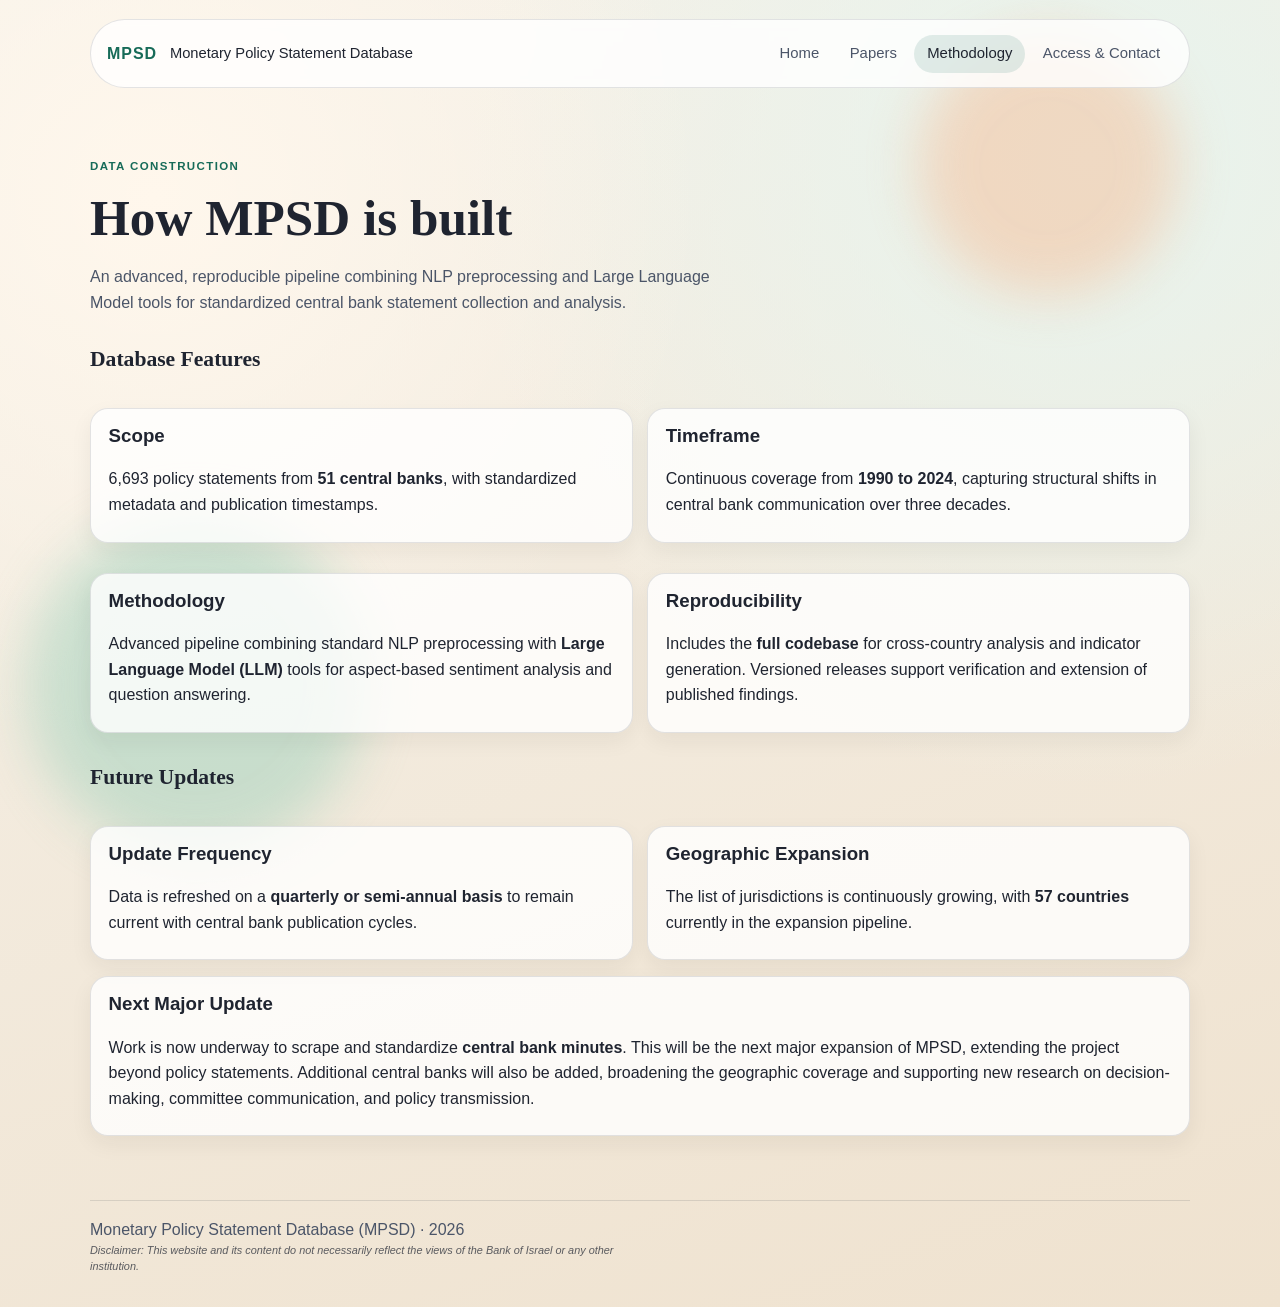
<file: methodology.html>
<!DOCTYPE html>
<html lang="en">
<head>
  <meta charset="UTF-8" />
  <meta name="viewport" content="width=device-width, initial-scale=1.0" />
  <meta name="description" content="Methodology and structure of the Monetary Policy Statement Database." />
  <title>MPSD | Methodology</title>
  <link rel="icon" href="favicon.ico?v=20260508" sizes="any" />
  <link rel="icon" type="image/png" sizes="32x32" href="favicon-32x32.png?v=20260508" />
  <link rel="icon" type="image/png" sizes="16x16" href="favicon-16x16.png?v=20260508" />
  <link rel="apple-touch-icon" sizes="180x180" href="apple-touch-icon.png?v=20260508" />
  <link rel="manifest" href="site.webmanifest?v=20260508" />
  <link rel="stylesheet" href="assets/styles.css?v=20260505" />
</head>
<body data-page="methodology">
  <div class="bg-orb orb-1" aria-hidden="true"></div>
  <div class="bg-orb orb-2" aria-hidden="true"></div>

  <header class="site-header">
    <a class="brand" href="index.html">
      <span class="brand-mark">MPSD</span>
      <span class="brand-text">Monetary Policy Statement Database</span>
    </a>
    <button class="menu-toggle" aria-label="Toggle navigation" aria-expanded="false">Menu</button>
    <nav class="nav" id="site-nav">
      <a href="index.html">Home</a>
      <a href="papers.html">Papers</a>
      <a href="methodology.html" class="active">Methodology</a>
      <a href="contact.html">Access & Contact</a>
    </nav>
  </header>

  <main>
    <section class="page-intro reveal">
      <p class="eyebrow">Data Construction</p>
      <h1>How MPSD is built</h1>
      <p class="lead">An advanced, reproducible pipeline combining NLP preprocessing and Large Language Model tools for standardized central bank statement collection and analysis.</p>
    </section>

    <section class="section-heading reveal">
      <h2>Database Features</h2>
    </section>

    <section class="grid-2 reveal stagger">
      <article class="card">
        <h3>Scope</h3>
        <p>6,693 policy statements from <strong>51 central banks</strong>, with standardized metadata and publication timestamps.</p>
      </article>
      <article class="card">
        <h3>Timeframe</h3>
        <p>Continuous coverage from <strong>1990 to 2024</strong>, capturing structural shifts in central bank communication over three decades.</p>
      </article>
      <article class="card">
        <h3>Methodology</h3>
        <p>Advanced pipeline combining standard NLP preprocessing with <strong>Large Language Model (LLM)</strong> tools for aspect-based sentiment analysis and question answering.</p>
      </article>
      <article class="card">
        <h3>Reproducibility</h3>
        <p>Includes the <strong>full codebase</strong> for cross-country analysis and indicator generation. Versioned releases support verification and extension of published findings.</p>
      </article>
    </section>

    <section class="section-heading reveal">
      <h2>Future Updates</h2>
    </section>

    <section class="grid-2 reveal stagger">
      <article class="card">
        <h3>Update Frequency</h3>
        <p>Data is refreshed on a <strong>quarterly or semi-annual basis</strong> to remain current with central bank publication cycles.</p>
      </article>
      <article class="card">
        <h3>Geographic Expansion</h3>
        <p>The list of jurisdictions is continuously growing, with <strong>57 countries</strong> currently in the expansion pipeline.</p>
      </article>
    </section>

    <section class="card reveal">
      <h3>Next Major Update</h3>
      <p>
        Work is now underway to scrape and standardize <strong>central bank minutes</strong>. This will be the next major expansion of MPSD,
        extending the project beyond policy statements. Additional central banks will also be added, broadening the geographic coverage
        and supporting new research on decision-making, committee communication, and policy transmission.
      </p>
    </section>
  </main>

  <footer class="site-footer">
    <p>Monetary Policy Statement Database (MPSD) · <span id="year"></span></p>
    <p class="site-disclaimer">Disclaimer: This website and its content do not necessarily reflect the views of the Bank of Israel or any other institution.</p>
  </footer>

  <script src="assets/main.js"></script>
</body>
</html>
</file>
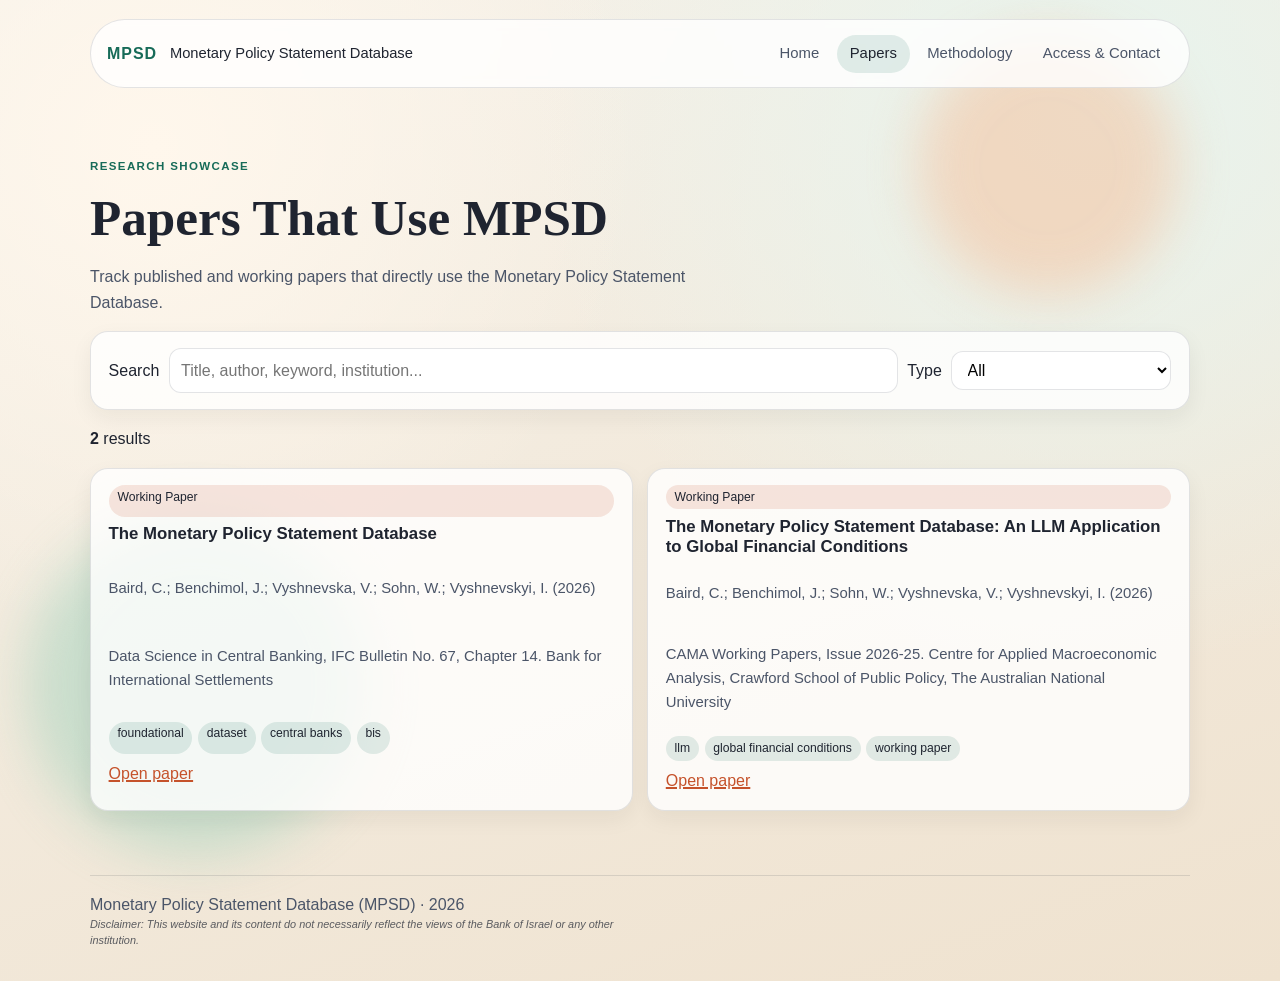
<file: papers.html>
<!DOCTYPE html>
<html lang="en">
<head>
  <meta charset="UTF-8" />
  <meta name="viewport" content="width=device-width, initial-scale=1.0" />
  <meta name="description" content="Research papers and working papers that use the Monetary Policy Statement Database." />
  <title>MPSD | Papers Using the Database</title>
  <link rel="icon" href="favicon.ico?v=20260508" sizes="any" />
  <link rel="icon" type="image/png" sizes="32x32" href="favicon-32x32.png?v=20260508" />
  <link rel="icon" type="image/png" sizes="16x16" href="favicon-16x16.png?v=20260508" />
  <link rel="apple-touch-icon" sizes="180x180" href="apple-touch-icon.png?v=20260508" />
  <link rel="manifest" href="site.webmanifest?v=20260508" />
  <link rel="stylesheet" href="assets/styles.css?v=20260505" />
</head>
<body data-page="papers">
  <div class="bg-orb orb-1" aria-hidden="true"></div>
  <div class="bg-orb orb-2" aria-hidden="true"></div>

  <header class="site-header">
    <a class="brand" href="index.html">
      <span class="brand-mark">MPSD</span>
      <span class="brand-text">Monetary Policy Statement Database</span>
    </a>
    <button class="menu-toggle" aria-label="Toggle navigation" aria-expanded="false">Menu</button>
    <nav class="nav" id="site-nav">
      <a href="index.html">Home</a>
      <a href="papers.html" class="active">Papers</a>
      <a href="methodology.html">Methodology</a>
      <a href="contact.html">Access & Contact</a>
    </nav>
  </header>

  <main>
    <section class="page-intro reveal">
      <p class="eyebrow">Research Showcase</p>
      <h1>Papers That Use MPSD</h1>
      <p class="lead">Track published and working papers that directly use the Monetary Policy Statement Database.</p>
    </section>

    <section class="filters reveal">
      <label for="paper-search">Search</label>
      <input id="paper-search" type="search" placeholder="Title, author, keyword, institution..." />
      <label for="paper-type">Type</label>
      <select id="paper-type">
        <option value="all">All</option>
        <option value="journal">Journal Article</option>
        <option value="working-paper">Working Paper</option>
        <option value="policy-note">Policy Note</option>
      </select>
    </section>

    <section class="paper-meta reveal">
      <p><strong id="paper-count">0</strong> results</p>
    </section>

    <section id="papers-container" class="papers-list reveal stagger"></section>
  </main>

  <footer class="site-footer">
    <p>Monetary Policy Statement Database (MPSD) · <span id="year"></span></p>
    <p class="site-disclaimer">Disclaimer: This website and its content do not necessarily reflect the views of the Bank of Israel or any other institution.</p>
  </footer>

  <script src="assets/main.js"></script>
</body>
</html>
</file>
<file: assets/styles.css>
:root {
  --bg: #f6f2ea;
  --bg-deep: #efe2cf;
  --surface: rgba(255, 255, 255, 0.8);
  --ink: #1f2430;
  --ink-soft: #4b5568;
  --accent: #176b58;
  --accent-2: #c5522b;
  --line: rgba(31, 36, 48, 0.12);
  --radius: 18px;
  --shadow: 0 20px 45px rgba(35, 30, 20, 0.12);
}

* {
  box-sizing: border-box;
}

html,
body {
  margin: 0;
  padding: 0;
}

body {
  font-family: "Trebuchet MS", "Segoe UI", "Calibri", sans-serif;
  color: var(--ink);
  background:
    radial-gradient(circle at 12% 15%, #fff7ec 0%, transparent 35%),
    radial-gradient(circle at 85% 12%, #e7f4ee 0%, transparent 40%),
    linear-gradient(160deg, var(--bg) 0%, var(--bg-deep) 100%);
  min-height: 100vh;
  line-height: 1.6;
  position: relative;
}

main {
  width: min(1100px, 92%);
  margin: 0 auto;
  padding: 2.5rem 0 4rem;
}

.bg-orb {
  position: fixed;
  border-radius: 50%;
  filter: blur(26px);
  opacity: 0.45;
  z-index: -1;
}

.orb-1 {
  width: 260px;
  height: 260px;
  background: #f8b88f;
  top: 4vh;
  right: 8vw;
}

.orb-2 {
  width: 340px;
  height: 340px;
  background: #96ceb8;
  bottom: 5vh;
  left: 2vw;
}

.site-header {
  width: min(1100px, 92%);
  margin: 1.2rem auto 0;
  padding: 0.9rem 1rem;
  border: 1px solid var(--line);
  border-radius: 999px;
  display: flex;
  align-items: center;
  justify-content: space-between;
  gap: 1rem;
  background: var(--surface);
  backdrop-filter: blur(5px);
  position: sticky;
  top: 0.8rem;
  z-index: 20;
}

.brand {
  color: inherit;
  text-decoration: none;
  display: flex;
  align-items: center;
  gap: 0.8rem;
}

.brand-mark {
  font-weight: 700;
  letter-spacing: 0.06em;
  color: var(--accent);
}

.brand-text {
  font-size: 0.92rem;
}

.nav {
  display: flex;
  gap: 0.3rem;
}

.nav a {
  text-decoration: none;
  color: var(--ink-soft);
  font-size: 0.93rem;
  padding: 0.45rem 0.8rem;
  border-radius: 999px;
  transition: 0.2s ease;
}

.nav a:hover,
.nav a.active {
  color: var(--ink);
  background: rgba(23, 107, 88, 0.12);
}

.menu-toggle {
  display: none;
  border: 1px solid var(--line);
  background: #fff;
  border-radius: 999px;
  padding: 0.35rem 0.8rem;
  font-family: inherit;
}

h1,
h2,
h3 {
  margin-top: 0;
  line-height: 1.2;
}

h1 {
  font-family: "Palatino Linotype", "Book Antiqua", Georgia, serif;
  font-size: clamp(2rem, 5vw, 3.2rem);
  margin-bottom: 0.8rem;
}

.hero {
  margin-top: 2rem;
}

.eyebrow {
  text-transform: uppercase;
  letter-spacing: 0.12em;
  font-size: 0.72rem;
  color: var(--accent);
  margin-bottom: 0.7rem;
  font-weight: 700;
}

.lead {
  color: var(--ink-soft);
  max-width: 70ch;
}

.meta-inline {
  margin: 0.55rem 0 0.7rem;
  font-size: 0.93rem;
  color: var(--ink-soft);
}

.badge-strip {
  display: flex;
  flex-wrap: wrap;
  gap: 0.45rem;
  margin: 0.75rem 0 1rem;
}

.badge-strip a {
  display: inline-flex;
  line-height: 0;
  border-radius: 999px;
  transition: transform 0.18s ease, box-shadow 0.18s ease;
}

.badge-strip a:hover {
  transform: translateY(-1px);
  box-shadow: 0 10px 20px rgba(40, 35, 24, 0.15);
}

.badge-strip img {
  height: 22px;
}

.hero-actions {
  margin-top: 1.2rem;
  display: flex;
  gap: 0.8rem;
  flex-wrap: wrap;
}

.btn {
  display: inline-block;
  border-radius: 999px;
  text-decoration: none;
  padding: 0.7rem 1.1rem;
  font-size: 0.95rem;
  transition: transform 0.18s ease, box-shadow 0.18s ease;
}

.btn:hover {
  transform: translateY(-1px);
  box-shadow: var(--shadow);
}

.btn-primary {
  background: var(--accent);
  color: #fff;
}

.btn-ghost {
  border: 1px solid var(--line);
  color: var(--ink);
  background: rgba(255, 255, 255, 0.6);
}

.text-link {
  color: var(--accent-2);
  text-decoration-thickness: 2px;
}

.stats {
  margin-top: 2rem;
  display: grid;
  grid-template-columns: repeat(4, minmax(0, 1fr));
  gap: 0.9rem;
}

.stats article,
.card,
.paper-card,
.filters {
  border: 1px solid var(--line);
  border-radius: var(--radius);
  padding: 1rem 1.1rem;
  background: var(--surface);
  box-shadow: 0 8px 22px rgba(40, 35, 24, 0.06);
}

.card {
  margin-top: 1rem;
}

.card h2 {
  margin-bottom: 0.6rem;
}

.card p {
  margin: 0.5rem 0;
}

.stats h2 {
  font-size: 1.4rem;
  margin-bottom: 0.2rem;
}

.stats p {
  margin: 0;
  color: var(--ink-soft);
}

.grid-2 {
  margin-top: 1.2rem;
  display: grid;
  grid-template-columns: repeat(2, minmax(0, 1fr));
  gap: 0.9rem;
}

.grid-3 {
  margin-top: 1rem;
  display: grid;
  grid-template-columns: repeat(3, minmax(0, 1fr));
  gap: 0.9rem;
}

.section-heading {
  margin-top: 2rem;
  margin-bottom: 0.1rem;
}

.section-heading h2 {
  font-size: 1.35rem;
  font-family: "Palatino Linotype", "Book Antiqua", Georgia, serif;
}

.finding-card {
  text-align: center;
}

.finding-icon {
  font-size: 1.8rem;
  margin-bottom: 0.5rem;
}

.beta-notice {
  margin-top: 1.5rem;
  background: linear-gradient(135deg, rgba(255, 247, 236, 0.9), rgba(231, 244, 238, 0.7));
  display: flex;
  align-items: center;
  justify-content: space-between;
  gap: 1rem;
  flex-wrap: wrap;
}

.beta-notice p {
  margin: 0;
  flex: 1;
}

.access-steps {
  margin-top: 0.5rem;
}

.steps-list {
  list-style: none;
  padding: 0;
  margin: 0 0 1.2rem 0;
  display: grid;
  gap: 1rem;
}

.steps-list li {
  display: flex;
  gap: 1rem;
  align-items: flex-start;
}

.step-num {
  flex-shrink: 0;
  width: 2rem;
  height: 2rem;
  background: var(--accent);
  color: #fff;
  border-radius: 50%;
  display: flex;
  align-items: center;
  justify-content: center;
  font-weight: 700;
  font-size: 0.9rem;
}

.steps-list p {
  margin: 0.2rem 0 0;
  color: var(--ink-soft);
  font-size: 0.93rem;
}

.citation-text {
  background: rgba(23, 107, 88, 0.06);
  border-left: 3px solid var(--accent);
  padding: 0.6rem 0.85rem;
  border-radius: 0 8px 8px 0;
  margin: 0.6rem 0;
}

.citation-grid {
  margin-top: 0.5rem;
  display: grid;
  grid-template-columns: 1fr 1fr;
  gap: 0.9rem;
  align-items: start;
}

.citation-prose,
.citation-bibtex {
  height: 100%;
}

.citation-note {
  margin-top: 0.8rem;
  font-size: 0.88rem;
  color: var(--ink-soft);
  font-style: italic;
}

.card ul,
.card ol {
  padding-left: 1.2rem;
}

.toc-card {
  background: linear-gradient(135deg, rgba(255, 255, 255, 0.88), rgba(231, 244, 238, 0.68));
}

.toc-list {
  list-style: none;
  padding-left: 0;
  margin: 0;
  display: grid;
  grid-template-columns: repeat(2, minmax(0, 1fr));
  gap: 0.5rem;
}

.toc-list li {
  margin: 0;
}

.toc-list a {
  display: block;
  border: 1px solid var(--line);
  border-radius: 999px;
  padding: 0.4rem 0.75rem;
  background: rgba(255, 255, 255, 0.82);
  text-decoration: none;
}

.citation-block {
  margin: 0.8rem 0;
  white-space: pre-wrap;
  word-break: break-word;
  border: 1px solid var(--line);
  border-radius: 12px;
  padding: 0.75rem;
  background: rgba(255, 255, 255, 0.65);
  font-family: "Consolas", "Courier New", monospace;
  font-size: 0.86rem;
  line-height: 1.45;
}

.page-intro {
  margin-top: 1.8rem;
}

.filters {
  margin-top: 1rem;
  display: grid;
  grid-template-columns: auto 1fr auto 220px;
  gap: 0.6rem;
  align-items: center;
}

input,
select {
  width: 100%;
  border: 1px solid var(--line);
  border-radius: 12px;
  padding: 0.55rem 0.7rem;
  font: inherit;
  background: #fff;
}

.paper-meta {
  margin-top: 0.7rem;
}

.papers-list {
  margin-top: 0.8rem;
  display: grid;
  grid-template-columns: repeat(2, minmax(0, 1fr));
  gap: 0.9rem;
}

.paper-card {
  display: grid;
  gap: 0.45rem;
}

.paper-card h3 {
  margin-bottom: 0.2rem;
  font-size: 1.05rem;
}

.paper-authors,
.paper-journal {
  color: var(--ink-soft);
  font-size: 0.93rem;
}

.paper-tags {
  display: flex;
  flex-wrap: wrap;
  gap: 0.35rem;
}

.paper-tags span,
.paper-type {
  display: inline-block;
  font-size: 0.76rem;
  padding: 0.16rem 0.55rem;
  border-radius: 999px;
  background: rgba(23, 107, 88, 0.12);
}

.paper-type {
  background: rgba(197, 82, 43, 0.14);
}

.site-footer {
  width: min(1100px, 92%);
  margin: 0 auto 2rem;
  border-top: 1px solid var(--line);
  color: var(--ink-soft);
  padding-top: 1rem;
}

.site-footer p {
  margin: 0;
}

.site-disclaimer {
  margin-top: 0.45rem;
  font-size: 0.68rem;
  line-height: 1.45;
  color: rgba(31, 36, 48, 0.72);
  font-style: italic;
  max-width: 90ch;
}

.reveal {
  opacity: 0;
  transform: translateY(14px);
  animation: reveal 0.5s ease forwards;
}

.stagger > * {
  opacity: 0;
  transform: translateY(10px);
  animation: reveal 0.45s ease forwards;
}

.stagger > *:nth-child(1) { animation-delay: 0.08s; }
.stagger > *:nth-child(2) { animation-delay: 0.16s; }
.stagger > *:nth-child(3) { animation-delay: 0.24s; }
.stagger > *:nth-child(4) { animation-delay: 0.32s; }
.stagger > *:nth-child(5) { animation-delay: 0.40s; }
.stagger > *:nth-child(6) { animation-delay: 0.48s; }

@keyframes reveal {
  to {
    opacity: 1;
    transform: translateY(0);
  }
}

@media (max-width: 900px) {
  .stats,
  .grid-2,
  .grid-3,
  .citation-grid,
  .papers-list {
    grid-template-columns: 1fr;
  }

  .beta-notice {
    flex-direction: column;
  }

  .filters {
    grid-template-columns: 1fr;
  }

  .site-header {
    border-radius: 16px;
    align-items: flex-start;
    flex-wrap: wrap;
  }

  .menu-toggle {
    display: inline-block;
    margin-left: auto;
  }

  .nav {
    width: 100%;
    display: none;
    flex-direction: column;
    gap: 0.2rem;
  }

  .nav.open {
    display: flex;
  }

  .toc-list {
    grid-template-columns: 1fr;
  }
}
</file>
